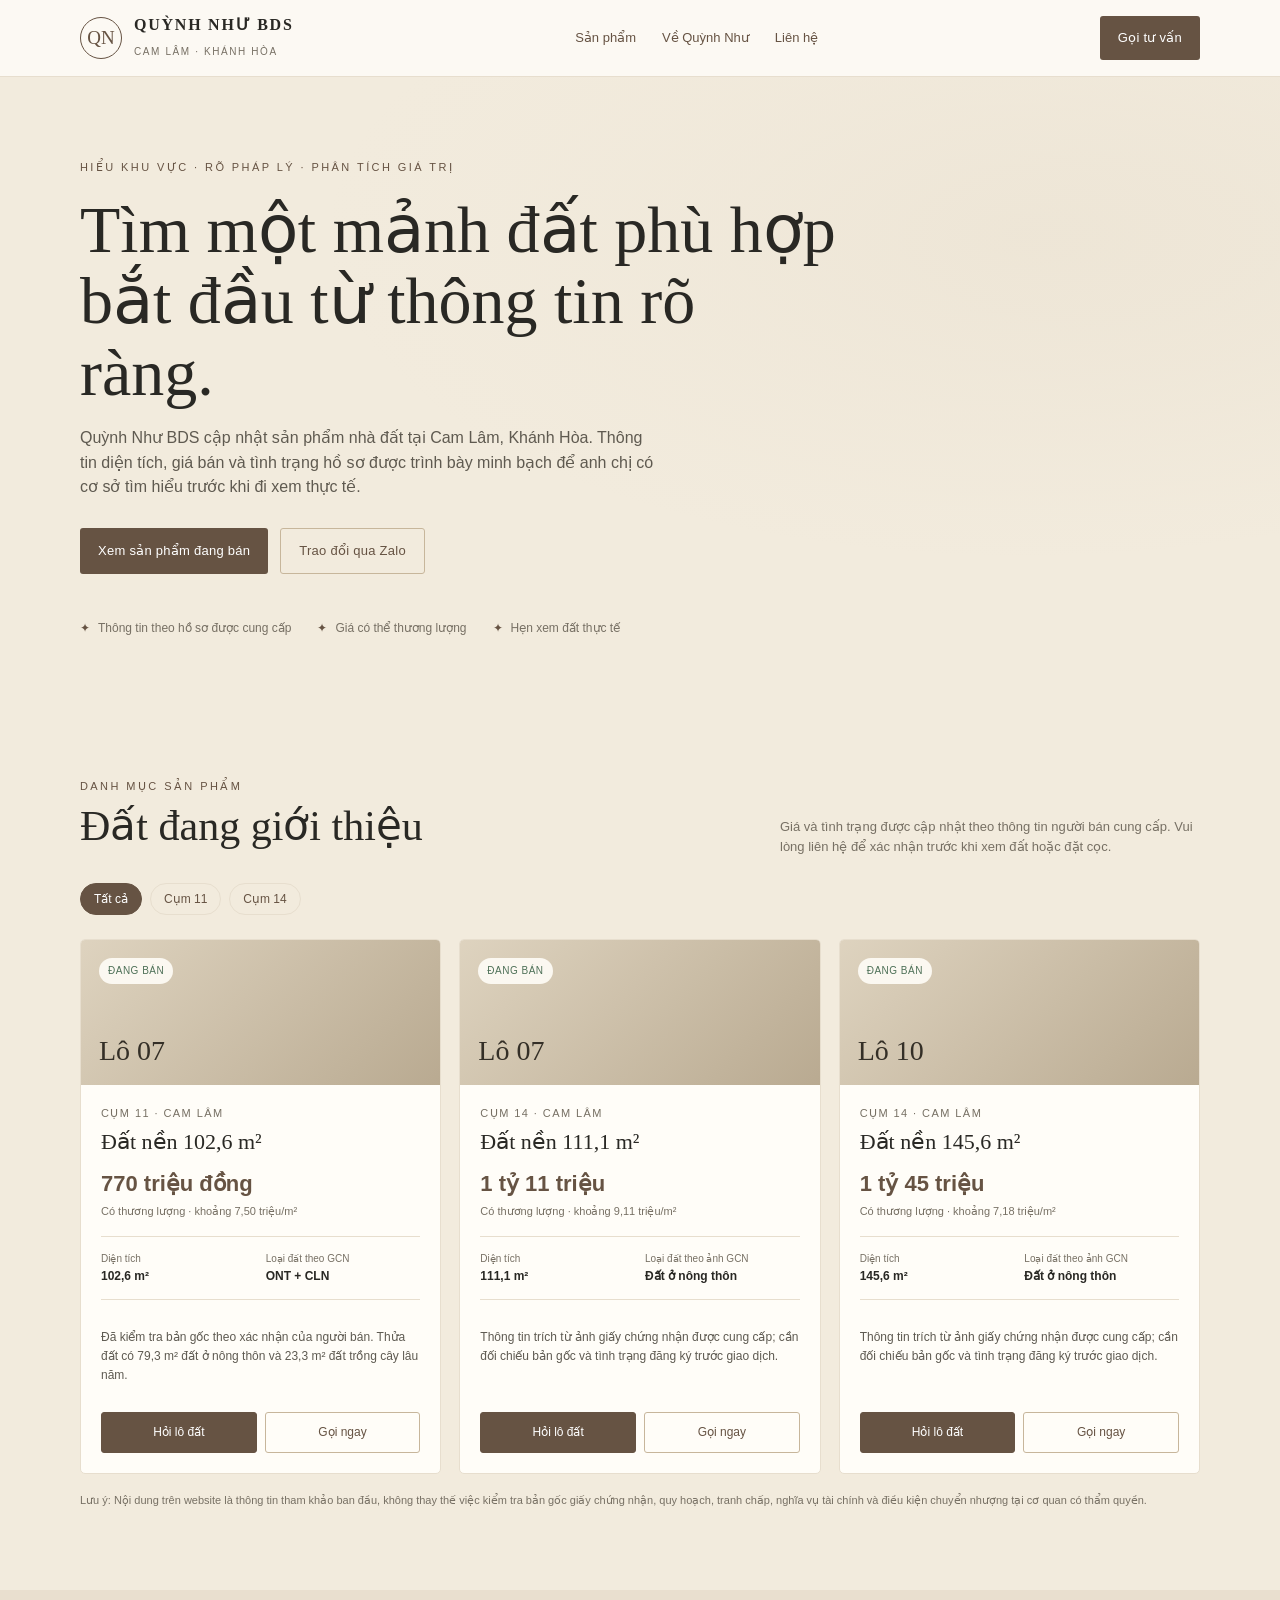
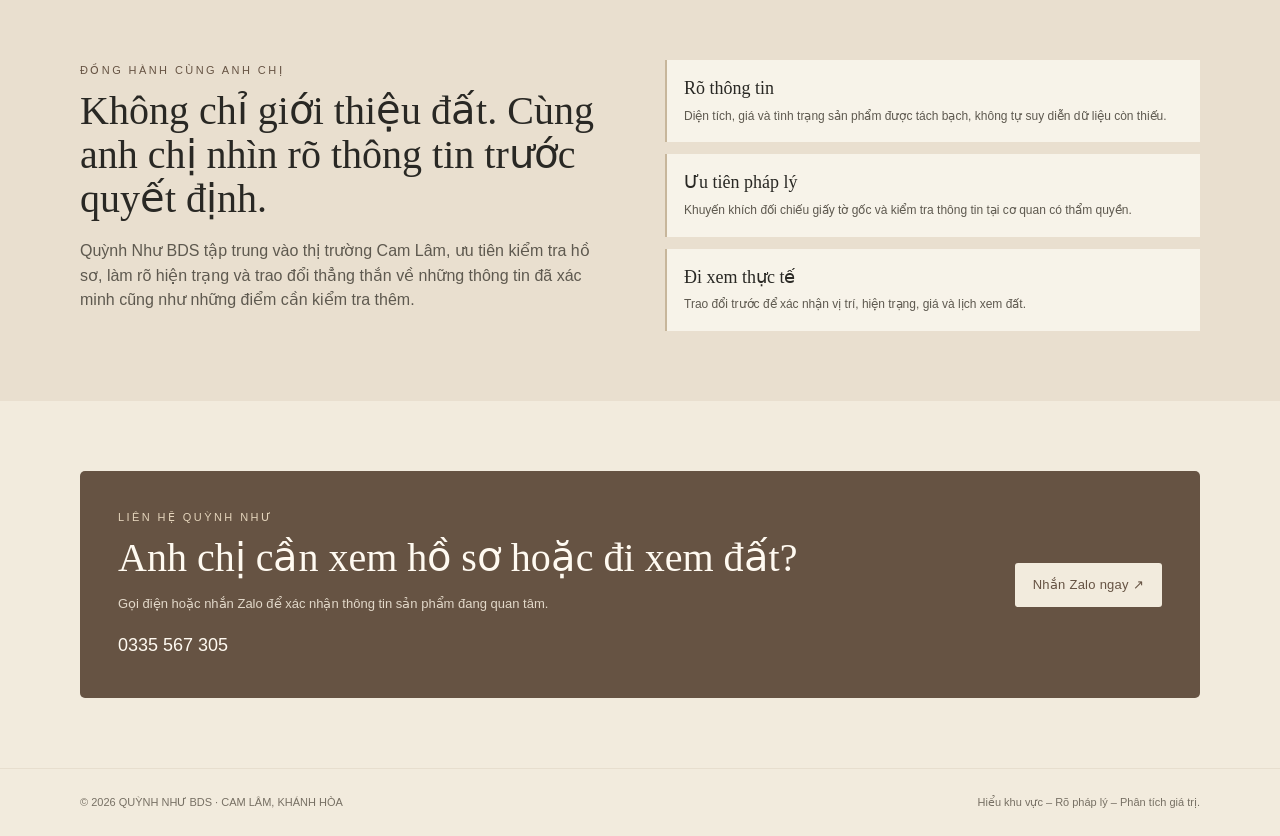
<file: site/index.html>
<!doctype html>
<html lang="vi">
<head>
<meta charset="utf-8">
<meta name="viewport" content="width=device-width,initial-scale=1">
<meta name="theme-color" content="#f2ebdd">
<meta name="description" content="Quỳnh Như BDS – thông tin nhà đất Cam Lâm, Khánh Hòa. Xem sản phẩm, diện tích, giá bán và liên hệ tư vấn.">
<title>Quỳnh Như BDS | Nhà đất Cam Lâm</title>
<style>
:root{--cream:#f2ebdd;--sand:#c7b69b;--brown:#665343;--ink:#292824;--muted:#777064;--paper:#fffdf8;--line:#e7dece;--green:#4d7057}
*{box-sizing:border-box}html{scroll-behavior:smooth}body{margin:0;background:var(--cream);color:var(--ink);font-family:Arial,Helvetica,sans-serif;line-height:1.55}a{color:inherit;text-decoration:none}.wrap{width:min(1120px,calc(100% - 40px));margin:auto}.top{border-bottom:1px solid var(--line);background:rgba(255,253,248,.82)}.nav{height:76px;display:flex;align-items:center;justify-content:space-between;gap:20px}.brand{display:flex;align-items:center;gap:12px}.monogram{width:42px;height:42px;border:1px solid var(--brown);border-radius:50%;display:grid;place-items:center;color:var(--brown);font-family:Georgia,serif;font-size:19px}.brand b{display:block;letter-spacing:.11em;font-family:Georgia,serif;font-size:16px}.brand small{color:var(--muted);font-size:10px;letter-spacing:.16em}.navlinks{display:flex;gap:26px;font-size:13px;color:var(--brown)}.navcta,.btn{display:inline-flex;align-items:center;justify-content:center;background:var(--brown);color:white;padding:12px 18px;border-radius:3px;font-size:13px;letter-spacing:.02em}.hero{padding:82px 0 70px;background:linear-gradient(110deg,rgba(242,235,221,.97),rgba(242,235,221,.78)),radial-gradient(ellipse at 80% 25%,#d8cbb5 0,transparent 48%)}.eyebrow{color:var(--brown);font-size:11px;letter-spacing:.22em;text-transform:uppercase}.hero h1{font:normal clamp(38px,6vw,66px)/1.08 Georgia,serif;max-width:760px;margin:18px 0;color:var(--ink)}.hero p{max-width:580px;color:#5f5a50;font-size:16px}.hero-actions{display:flex;gap:12px;flex-wrap:wrap;margin-top:28px}.btn.secondary{background:transparent;color:var(--brown);border:1px solid var(--sand)}.trust{display:flex;gap:26px;flex-wrap:wrap;margin-top:45px;color:var(--muted);font-size:12px}.trust span:before{content:"✦";color:var(--brown);margin-right:8px}.section{padding:70px 0}.section-head{display:flex;justify-content:space-between;align-items:end;gap:20px;margin-bottom:26px}.section h2{font:normal clamp(30px,4vw,42px)/1.1 Georgia,serif;margin:8px 0}.section-head p{max-width:420px;color:var(--muted);font-size:13px;margin:0}.filters{display:flex;gap:8px;flex-wrap:wrap;margin:24px 0}.filter{border:1px solid var(--line);background:transparent;padding:8px 13px;border-radius:99px;font-size:12px;color:var(--brown);cursor:pointer}.filter.active{background:var(--brown);color:white;border-color:var(--brown)}.grid{display:grid;grid-template-columns:repeat(3,1fr);gap:18px}.card{background:var(--paper);border:1px solid var(--line);border-radius:5px;overflow:hidden;display:flex;flex-direction:column}.card-top{min-height:145px;background:linear-gradient(135deg,#ded3bf,#b9aa91);padding:18px;display:flex;flex-direction:column;justify-content:space-between}.pill{align-self:flex-start;background:rgba(255,253,248,.9);color:var(--green);padding:5px 9px;border-radius:99px;font-size:10px;letter-spacing:.05em}.lot{font:normal 28px Georgia,serif;color:#342f27}.card-body{padding:20px;display:flex;flex-direction:column;flex:1}.cluster{font-size:11px;color:var(--muted);letter-spacing:.13em;text-transform:uppercase}.card h3{font:normal 22px Georgia,serif;margin:7px 0 12px}.price{font-size:22px;color:var(--brown);font-weight:700}.subprice{font-size:11px;color:var(--muted);margin-top:2px}.facts{display:grid;grid-template-columns:1fr 1fr;gap:10px;border-top:1px solid var(--line);border-bottom:1px solid var(--line);padding:14px 0;margin:16px 0;font-size:12px}.facts span{display:block;color:var(--muted);font-size:10px}.legal{font-size:12px;color:#5e5a51;min-height:40px}.card-actions{display:flex;gap:8px;margin-top:auto;padding-top:16px}.card-actions a{flex:1;text-align:center;padding:10px 8px;font-size:12px;border:1px solid var(--sand);border-radius:3px;color:var(--brown)}.card-actions a:first-child{background:var(--brown);color:white;border-color:var(--brown)}.note{font-size:11px;color:var(--muted);margin-top:18px}.about{background:#e9dfcf}.about-grid{display:grid;grid-template-columns:1fr 1fr;gap:50px;align-items:center}.about h2{font:normal 40px/1.1 Georgia,serif;margin:10px 0 18px}.about p{color:#5e594f}.principles{display:grid;gap:12px}.principle{background:rgba(255,253,248,.65);padding:17px;border-left:2px solid var(--sand)}.principle b{font:normal 18px Georgia,serif}.principle p{margin:5px 0 0;font-size:12px}.contact{padding:70px 0}.contactbox{background:var(--brown);color:#fffaf1;padding:38px;border-radius:5px;display:flex;justify-content:space-between;align-items:center;gap:28px}.contactbox h2{font:normal clamp(28px,4vw,40px) Georgia,serif;margin:8px 0}.contactbox p{color:#e2d8c9;font-size:13px}.contactbox .btn{background:var(--cream);color:var(--brown);white-space:nowrap}footer{padding:25px 0;border-top:1px solid var(--line);font-size:11px;color:var(--muted)}.footerrow{display:flex;justify-content:space-between;gap:15px;flex-wrap:wrap}.empty{grid-column:1/-1;padding:35px;text-align:center;color:var(--muted);background:var(--paper)}
@media(max-width:800px){.navlinks{display:none}.grid{grid-template-columns:repeat(2,1fr)}.about-grid{grid-template-columns:1fr;gap:24px}.hero{padding:62px 0}.contactbox{align-items:flex-start;flex-direction:column}}
@media(max-width:560px){.wrap{width:min(100% - 28px,1120px)}.nav{height:66px}.navcta{padding:10px 12px;font-size:11px}.grid{grid-template-columns:1fr}.section{padding:54px 0}.section-head{display:block}.section-head p{margin-top:12px}.hero h1{font-size:42px}.trust{gap:12px}.contactbox{padding:26px}}
</style>
</head>
<body>
<header class="top"><div class="wrap nav">
<a class="brand" href="#"><span class="monogram">QN</span><span><b>QUỲNH NHƯ BDS</b><small>CAM LÂM · KHÁNH HÒA</small></span></a>
<nav class="navlinks"><a href="#san-pham">Sản phẩm</a><a href="#ve-chung-toi">Về Quỳnh Như</a><a href="#lien-he">Liên hệ</a></nav>
<a class="navcta" href="tel:0335567305">Gọi tư vấn</a>
</div></header>
<main>
<section class="hero"><div class="wrap">
<div class="eyebrow">Hiểu khu vực · Rõ pháp lý · Phân tích giá trị</div>
<h1>Tìm một mảnh đất phù hợp bắt đầu từ thông tin rõ ràng.</h1>
<p>Quỳnh Như BDS cập nhật sản phẩm nhà đất tại Cam Lâm, Khánh Hòa. Thông tin diện tích, giá bán và tình trạng hồ sơ được trình bày minh bạch để anh chị có cơ sở tìm hiểu trước khi đi xem thực tế.</p>
<div class="hero-actions"><a class="btn" href="#san-pham">Xem sản phẩm đang bán</a><a class="btn secondary" href="https://zalo.me/0335567305" target="_blank" rel="noopener">Trao đổi qua Zalo</a></div>
<div class="trust"><span>Thông tin theo hồ sơ được cung cấp</span><span>Giá có thể thương lượng</span><span>Hẹn xem đất thực tế</span></div>
</div></section>
<section class="section" id="san-pham"><div class="wrap">
<div class="section-head"><div><div class="eyebrow">Danh mục sản phẩm</div><h2>Đất đang giới thiệu</h2></div><p>Giá và tình trạng được cập nhật theo thông tin người bán cung cấp. Vui lòng liên hệ để xác nhận trước khi xem đất hoặc đặt cọc.</p></div>
<div class="filters" role="group" aria-label="Lọc sản phẩm"><button class="filter active" data-filter="all">Tất cả</button><button class="filter" data-filter="cum-11">Cụm 11</button><button class="filter" data-filter="cum-14">Cụm 14</button></div>
<div class="grid" id="listing-grid">
<article class="card" data-cluster="cum-11"><div class="card-top"><span class="pill">ĐANG BÁN</span><div class="lot">Lô 07</div></div><div class="card-body"><div class="cluster">Cụm 11 · Cam Lâm</div><h3>Đất nền 102,6 m²</h3><div class="price">770 triệu đồng</div><div class="subprice">Có thương lượng · khoảng 7,50 triệu/m²</div><div class="facts"><div><span>Diện tích</span><b>102,6 m²</b></div><div><span>Loại đất theo GCN</span><b>ONT + CLN</b></div></div><p class="legal">Đã kiểm tra bản gốc theo xác nhận của người bán. Thửa đất có 79,3 m² đất ở nông thôn và 23,3 m² đất trồng cây lâu năm.</p><div class="card-actions"><a href="https://zalo.me/0335567305" target="_blank" rel="noopener">Hỏi lô đất</a><a href="tel:0335567305">Gọi ngay</a></div></div></article>
<article class="card" data-cluster="cum-14"><div class="card-top"><span class="pill">ĐANG BÁN</span><div class="lot">Lô 07</div></div><div class="card-body"><div class="cluster">Cụm 14 · Cam Lâm</div><h3>Đất nền 111,1 m²</h3><div class="price">1 tỷ 11 triệu</div><div class="subprice">Có thương lượng · khoảng 9,11 triệu/m²</div><div class="facts"><div><span>Diện tích</span><b>111,1 m²</b></div><div><span>Loại đất theo ảnh GCN</span><b>Đất ở nông thôn</b></div></div><p class="legal">Thông tin trích từ ảnh giấy chứng nhận được cung cấp; cần đối chiếu bản gốc và tình trạng đăng ký trước giao dịch.</p><div class="card-actions"><a href="https://zalo.me/0335567305" target="_blank" rel="noopener">Hỏi lô đất</a><a href="tel:0335567305">Gọi ngay</a></div></div></article>
<article class="card" data-cluster="cum-14"><div class="card-top"><span class="pill">ĐANG BÁN</span><div class="lot">Lô 10</div></div><div class="card-body"><div class="cluster">Cụm 14 · Cam Lâm</div><h3>Đất nền 145,6 m²</h3><div class="price">1 tỷ 45 triệu</div><div class="subprice">Có thương lượng · khoảng 7,18 triệu/m²</div><div class="facts"><div><span>Diện tích</span><b>145,6 m²</b></div><div><span>Loại đất theo ảnh GCN</span><b>Đất ở nông thôn</b></div></div><p class="legal">Thông tin trích từ ảnh giấy chứng nhận được cung cấp; cần đối chiếu bản gốc và tình trạng đăng ký trước giao dịch.</p><div class="card-actions"><a href="https://zalo.me/0335567305" target="_blank" rel="noopener">Hỏi lô đất</a><a href="tel:0335567305">Gọi ngay</a></div></div></article>
</div>
<p class="note">Lưu ý: Nội dung trên website là thông tin tham khảo ban đầu, không thay thế việc kiểm tra bản gốc giấy chứng nhận, quy hoạch, tranh chấp, nghĩa vụ tài chính và điều kiện chuyển nhượng tại cơ quan có thẩm quyền.</p>
</div></section>
<section class="section about" id="ve-chung-toi"><div class="wrap about-grid"><div><div class="eyebrow">Đồng hành cùng anh chị</div><h2>Không chỉ giới thiệu đất. Cùng anh chị nhìn rõ thông tin trước quyết định.</h2><p>Quỳnh Như BDS tập trung vào thị trường Cam Lâm, ưu tiên kiểm tra hồ sơ, làm rõ hiện trạng và trao đổi thẳng thắn về những thông tin đã xác minh cũng như những điểm cần kiểm tra thêm.</p></div><div class="principles"><div class="principle"><b>Rõ thông tin</b><p>Diện tích, giá và tình trạng sản phẩm được tách bạch, không tự suy diễn dữ liệu còn thiếu.</p></div><div class="principle"><b>Ưu tiên pháp lý</b><p>Khuyến khích đối chiếu giấy tờ gốc và kiểm tra thông tin tại cơ quan có thẩm quyền.</p></div><div class="principle"><b>Đi xem thực tế</b><p>Trao đổi trước để xác nhận vị trí, hiện trạng, giá và lịch xem đất.</p></div></div></div></section>
<section class="contact" id="lien-he"><div class="wrap"><div class="contactbox"><div><div class="eyebrow" style="color:#e4d4bb">Liên hệ Quỳnh Như</div><h2>Anh chị cần xem hồ sơ hoặc đi xem đất?</h2><p>Gọi điện hoặc nhắn Zalo để xác nhận thông tin sản phẩm đang quan tâm.</p><p style="font-size:18px;color:#fffaf1;margin-bottom:0">0335 567 305</p></div><a class="btn" href="https://zalo.me/0335567305" target="_blank" rel="noopener">Nhắn Zalo ngay ↗</a></div></div></section>
</main>
<footer><div class="wrap footerrow"><span>© <span id="year"></span> QUỲNH NHƯ BDS · CAM LÂM, KHÁNH HÒA</span><span>Hiểu khu vực – Rõ pháp lý – Phân tích giá trị.</span></div></footer>
<script>
document.getElementById('year').textContent=new Date().getFullYear();
document.querySelectorAll('[data-filter]').forEach(btn=>btn.addEventListener('click',()=>{document.querySelectorAll('[data-filter]').forEach(b=>b.classList.remove('active'));btn.classList.add('active');const f=btn.dataset.filter;document.querySelectorAll('.card[data-cluster]').forEach(card=>card.hidden=!(f==='all'||card.dataset.cluster===f));}));
</script>
</body></html>
</file>
